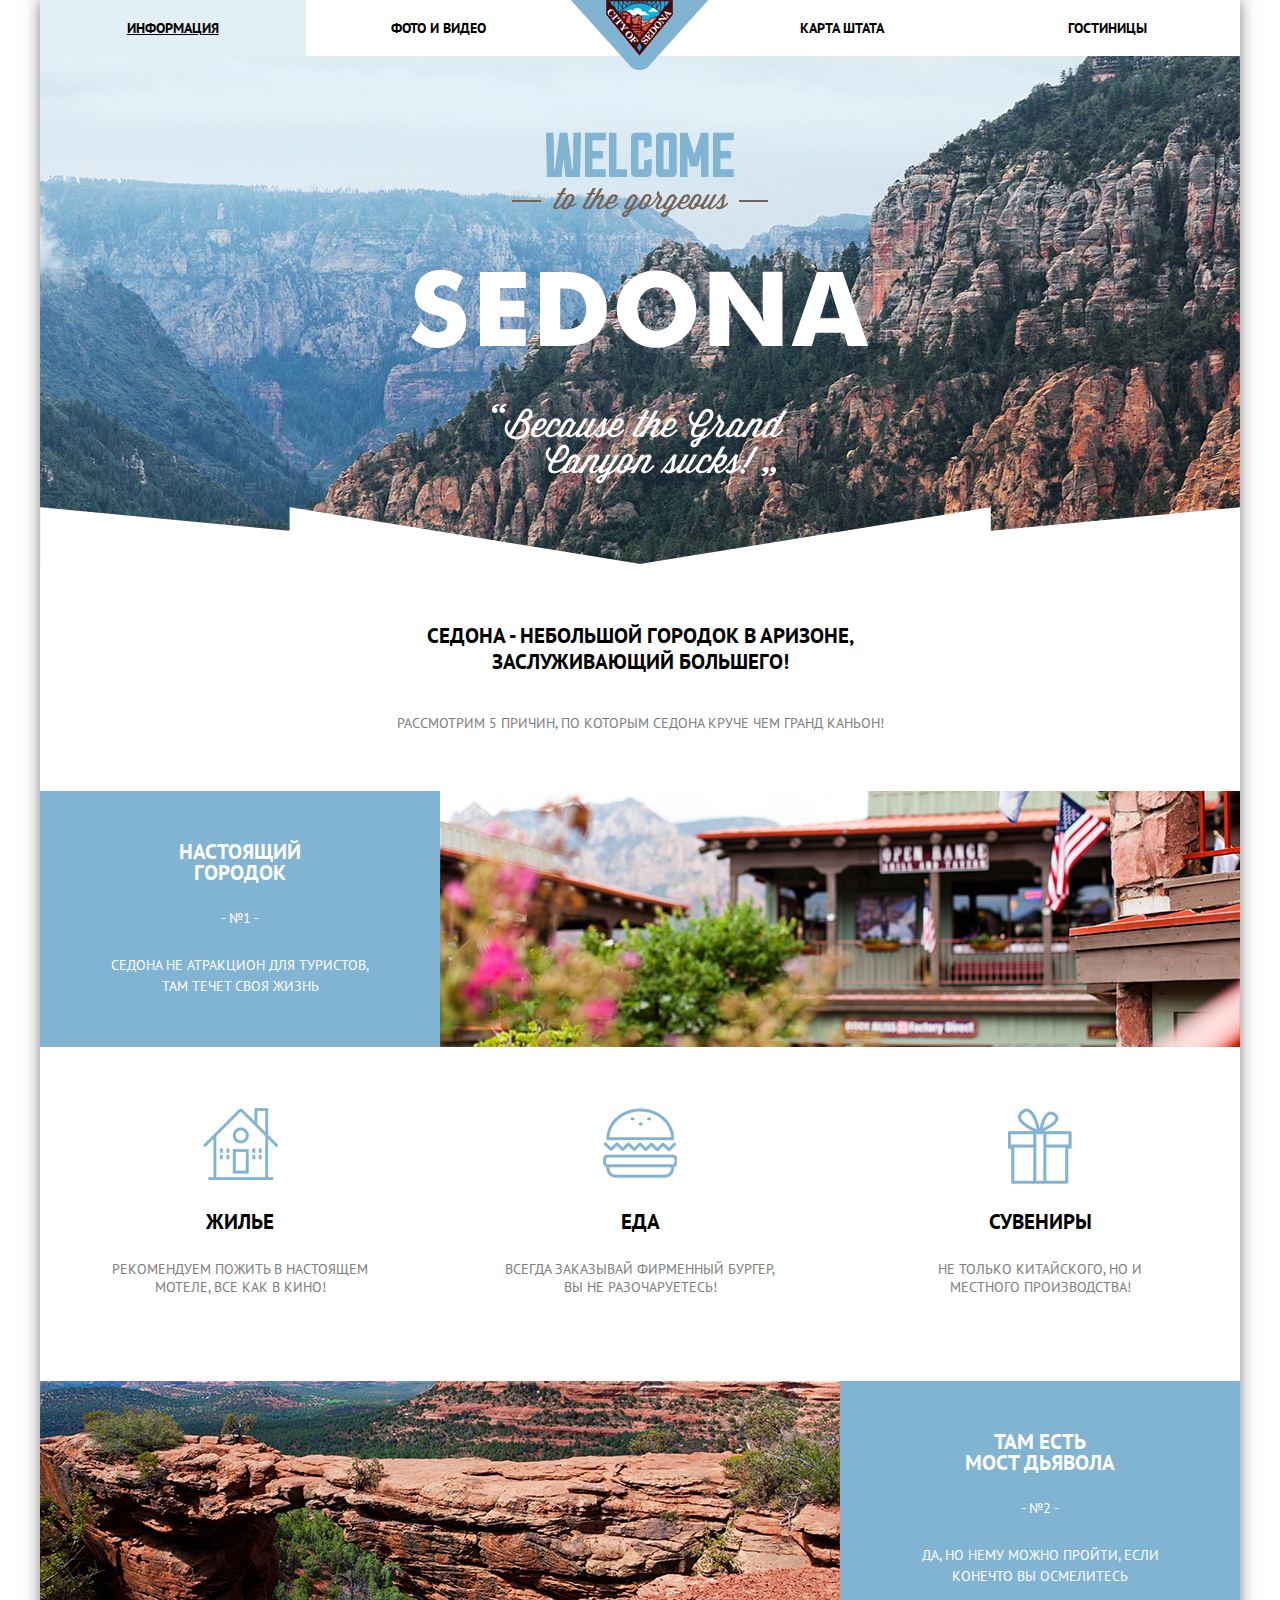
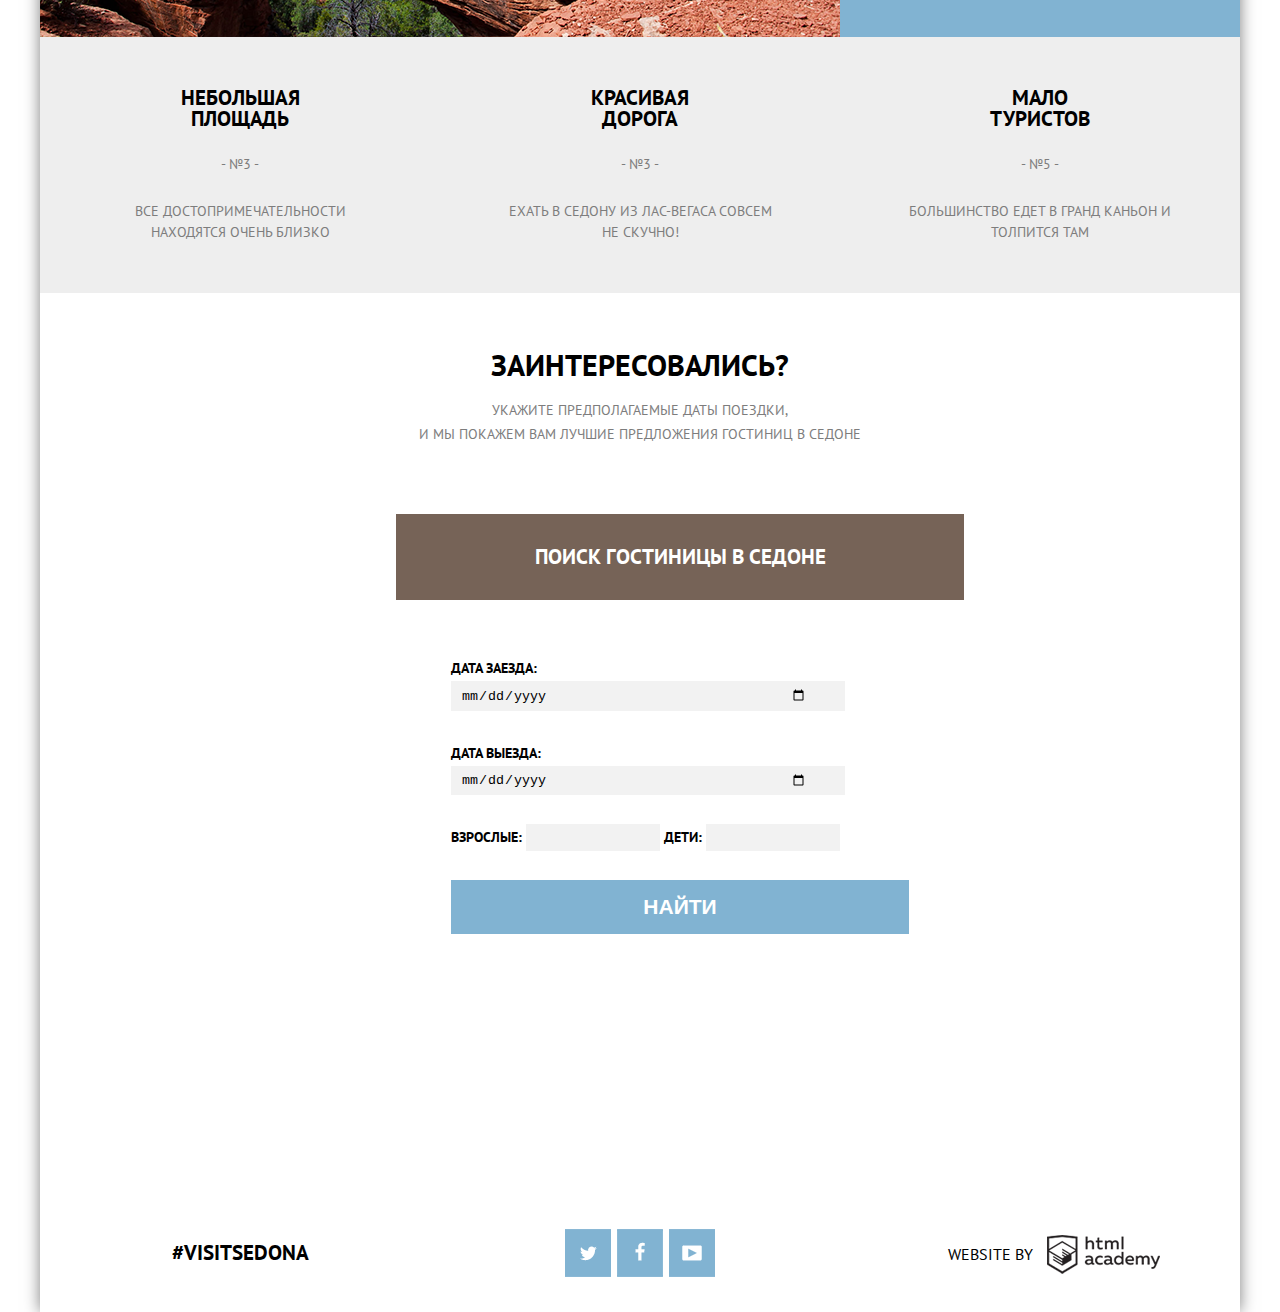
<file: index.html>
<!DOCTYPE html>
<html lang="ru">

<head>
    <meta charset="UTF-8">
    <title>Sedona</title>
    <link rel="stylesheet" href="css/style.css">
    <link href="https://fonts.googleapis.com/css?family=PT+Sans:400,700&amp;subset=cyrillic-ext" rel="stylesheet">
</head>

<body>

    <header>
        <nav class="main-navigation">
            <ul>
                <li class="active"><a href="#">Информация</a></li>
                <li><a href="#">Фото и видео</a></li>
                <li><a href="#">Карта штата</a></li>
                <li><a href="hotels.html">Гостиницы</a></li>
            </ul>
        </nav>
        <img src="img/main-logo.png" alt="логотип" class="main-logo">
    </header>

    <div class="title">
        <h2>Седона - небольшой городок в Аризоне,<br> заслуживающий большего!</h2>
        <p>Рассмотрим 5 причин, по которым Седона круче чем Гранд Каньон!</p>
    </div>

    <div class="reason1">
        <div class="reason1-left reason-text">
            <h2>Настоящий<br> городок</h2>
            <span>- №1 -</span>
            <p>Седона не атракцион для туристов, там течет своя жизнь</p>
        </div>
        <img src="img/reason1-img.png" alt="отель" class="reason1-right reason-img">
        <div class="reason1-bottom clearfix">
            <ul class="clearfix">
                <li>
                    <h2>Жилье</h2>
                    <p>Рекомендуем пожить в настоящем мотеле, все как в кино!</p>
                </li>
                <li>
                    <h2>Еда</h2>
                    <p>Всегда заказывай фирменный бургер, вы не разочаруетесь!</p>
                </li>
                <li>
                    <h2>Сувениры</h2>
                    <p>Не только китайского, но и местного производства!</p>
                </li>
            </ul>
        </div>
    </div>


    <div class="reason2">
        <div class="reason2-right reason-text">
            <h2>Там есть<br> мост дьявола</h2>
            <span>- №2 -</span>
            <p>Да, но нему можно пройти, если конечто вы осмелитесь</p>
        </div>
        <img src="img/reason2-img.png" alt="мост дьявола" class="reason2-left reason-img">
        <div class="reason2-bottom clearfix">
            <ul class="clearfix">
                <li class="reason-text">
                    <h2>Небольшая<br> площадь</h2>
                    <span>- №3 -</span>
                    <p>Все достопримечательности находятся очень близко</p>
                </li>
                <li class="reason-text">
                    <h2>Красивая<br> дорога</h2>
                    <span>- №3 -</span>
                    <p>Ехать в Седону из Лас-Вегаса совсем не скучно!</p>
                </li>
                <li class="reason-text">
                    <h2>Мало<br> туристов</h2>
                    <span>- №5 -</span>
                    <p>Большинство едет в Гранд Каньон и толпится там</p>
                </li>
            </ul>
        </div>
    </div>

    <div class="interesting">
        <b>Заинтересовались?</b>
        <p>Укажите предполагаемые даты поездки,
            <br> и мы покажем вам лучшие предложения гостиниц в Седоне</p>
    </div>

    <div class="map">
        <iframe src="https://www.google.com/maps/embed?pb=!1m14!1m12!1m3!1d35916.70813095136!2d37.611075859570306!3d55.76207615868002!2m3!1f0!2f0!3f0!3m2!1i1024!2i768!4f13.1!5e0!3m2!1sru!2sru!4v1488038225166" width="1200" height="596" frameborder="0" style="border:0" allowfullscreen></iframe>
    </div>

    <footer>
        <ul class="footer clearfix">
            <li><a href="#">#Visitsedona</a></li>
            <li class="social">
                <ul class="social-list clearfix">
                    <li>
                        <a class="social-list-tw" href="#"></a>
                    </li>
                    <li>
                        <a class="social-list-fb" href="#"></a>
                    </li>
                    <li>
                        <a class="social-list-yb" href="#"></a>
                    </li>
                </ul>
            </li>
            <li><a href="#">Website by <img src="img/html-logo.png" alt="html-academy"></a></li>
        </ul>
    </footer>

    <div class="search">
        <h2>Поиск гостиницы в седоне</h2>
        <form action="/search" class="search-form">
            <div class="input-dates">
                <label for="date1">Дата заезда:
                    <input type="date" id="date1" name="date1">
                </label>
            </div>
            <div class="input-dates">
                <label for="date2">
                    Дата выезда:
                    <input type="date" id="date2" name="date2">
                </label>
            </div>
            <div class="input-counts">
                <label for="adults">
                    Взрослые:
                    <input type="text" id="adults" name="adults">
                </label>
                <label for="kids">
                    Дети:
                    <input type="text" id="kids" name="kids">
                </label>
            </div>
            <input type="submit" value="Найти">
        </form>
    </div>


</body>

</html>
</file>
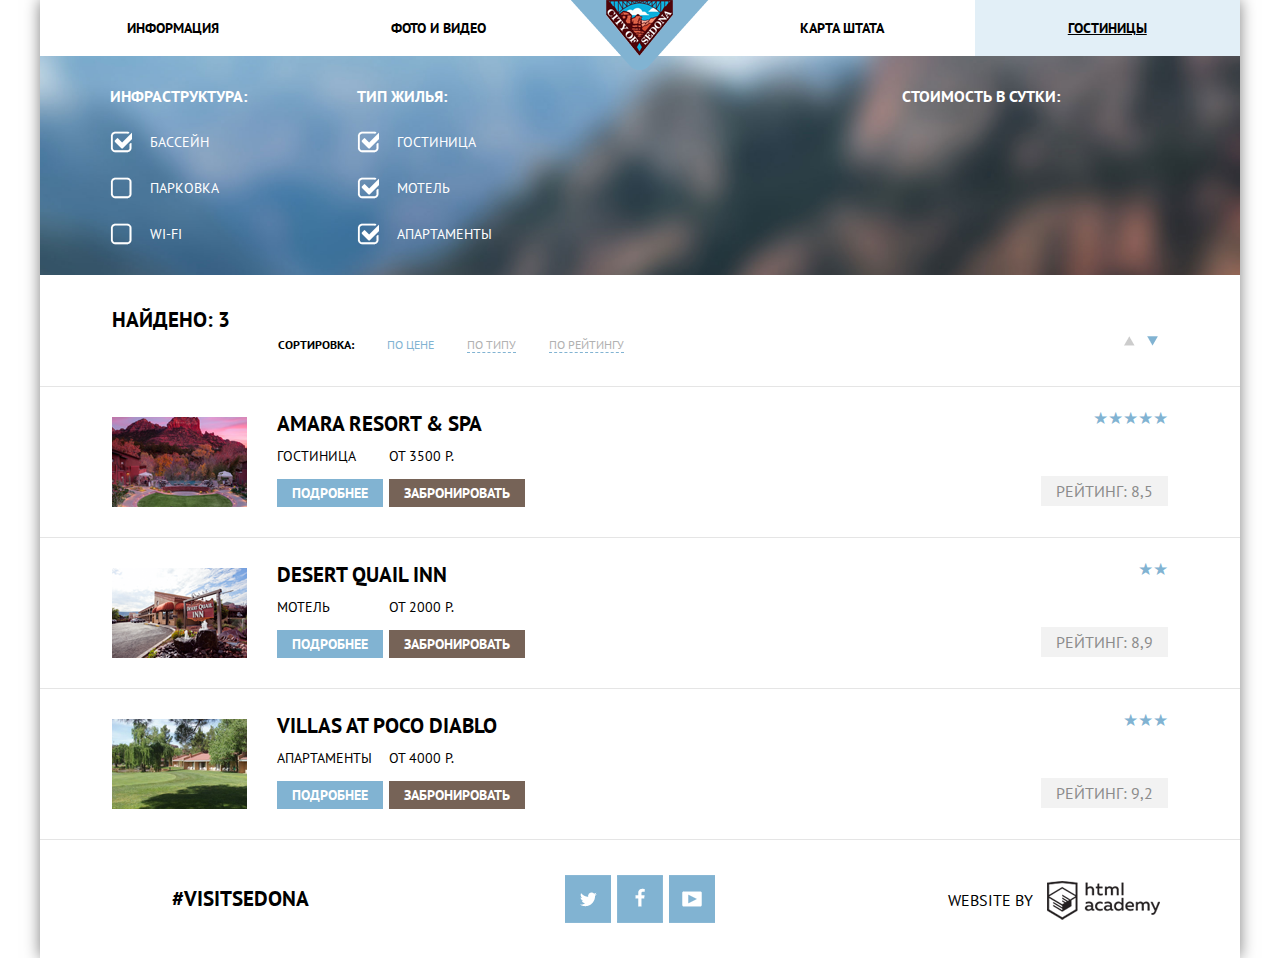
<file: hotels.html>
<!DOCTYPE html>
<html lang="ru">

<head>
	<meta charset="UTF-8">
	<title>Sedona</title>
	<link rel="stylesheet" href="css/style.css">
	<link href="https://fonts.googleapis.com/css?family=PT+Sans:400,700&amp;subset=cyrillic-ext" rel="stylesheet">
</head>

<body>

	<header>
		<nav class="main-navigation">
			<ul>
				<li><a href="#">Информация</a></li>
				<li><a href="#">Фото и видео</a></li>
				<li><a href="#">Карта штата</a></li>
				<li class="active"><a href="#">Гостиницы</a></li>
			</ul>
		</nav>
	</header>

	<div class="filter clearfix">
		<div class="filter-col">
			<h2>Инфраструктура:</h2>
			<ul class="filter-list">
				<li><a class="filter-list-checked" href="#">Бассейн</a></li>
				<li><a class="filter-list-notchecked" href="#">Парковка</a></li>
				<li><a class="filter-list-notchecked" href="#">wi-fi</a></li>
			</ul>
		</div>
		<div class="filter-col">
			<h2>Тип жилья:</h2>
			<ul class="filter-list">
				<li><a class="filter-list-checked" href="#">Гостиница</a></li>
				<li><a class="filter-list-checked" href="#">Мотель</a></li>
				<li><a class="filter-list-checked" href="#">Апартаменты</a></li>
			</ul>
		</div>
		<div class="filter-col">
			<h2>Стоимость в сутки:</h2>
		</div>
	</div>

	<div class="sort clearfix">
		<div class="sort-left">
			<b class="sort-found">Найдено: 3</b>
		</div>

		<div class="sort-right">
			<ul class="sort-list clearfix">
				<li>Сортировка:</li>
				<li><a class="active" href="#">По цене</a></li>
				<li><a href="#">По типу</a></li>
				<li><a href="#">По рейтингу</a></li>
				<li>
					<a class="up" href="#"></a>
				</li>
				<li>
					<a class="down" href="#"></a>
				</li>
			</ul>
		</div>
	</div>

	<div class="content">
		<div class="content-item clearfix">
			<img src="img/amara-img.png" alt="amara resort">
			<div class="content-item-info">
				<h2>amara resort &amp; spa</h2>
				<div class="col-left">
					<div>Гостиница</div><a href="">подробнее</a></div>
				<div class="col-right">
					<div>от 3500 р.</div><a href="">Забронировать</a></div>
			</div>
			<div class="content-item-rating">
				<div class="stars">&#9733&#9733&#9733&#9733&#9733</div>
				<div class="rating">Рейтинг: 8,5</div>
			</div>
		</div>
		<div class="content-item clearfix">
			<img src="img/desert-img.png" alt="desert quail inn">
			<div class="content-item-info">
				<h2>desert quail inn</h2>
				<div class="col-left">
					<div>мотель</div><a href="">подробнее</a></div>
				<div class="col-right">
					<div>от 2000 р.</div><a href="">Забронировать</a></div>
			</div>
			<div class="content-item-rating">
				<div class="stars">&#9733&#9733</div>
				<div class="rating">Рейтинг: 8,9</div>
			</div>
		</div>
		<div class="content-item clearfix">
			<img src="img/villas-img.png" alt="villas at poco diablo">
			<div class="content-item-info">
				<h2>villas at poco diablo</h2>
				<div class="col-left">
					<div>апартаменты</div><a href="">подробнее</a></div>
				<div class="col-right">
					<div>от 4000 р.</div><a href="">Забронировать</a></div>
			</div>
			<div class="content-item-rating">
				<div class="stars">&#9733&#9733&#9733</div>
				<div class="rating">Рейтинг: 9,2</div>
			</div>
		</div>
	</div>



	<footer>
		<ul class="footer clearfix">
			<li><a href="#">#Visitsedona</a></li>
			<li class="social">
				<ul class="social-list clearfix">
					<li>
						<a class="social-list-tw" href="#"></a>
					</li>
					<li>
						<a class="social-list-fb" href="#"></a>
					</li>
					<li>
						<a class="social-list-yb" href="#"></a>
					</li>
				</ul>
			</li>
			<li><a href="#">Website by <img src="img/html-logo.png" alt="html-academy"></a></li>
		</ul>
	</footer>

</body>

</html>
</file>
<file: css/style.css>
body {
	margin: 0 auto;
	width: 1200px;
	font-family: "PT Sans";
	text-transform: uppercase;
	box-shadow: 0px 0px 15px 0px rgba(0, 0, 0, 0.5);
	position: relative;
}

ul {
	padding: 0;
	margin: 0;
	list-style: none;
}

a {
	text-decoration: none;
}

.main-navigation {
	position: relative;
}

.main-navigation ul {
	font-size: 0;
}

.main-navigation li {
	display: inline-block;
	width: 265.5px;
}

.main-navigation a {
	display: block;
	line-height: 26px;
	font-size: 14px;
	font-weight: bold;
	padding: 15px 0px;
	text-align: center;
	color: black;
}

.main-navigation li:hover,
.main-navigation .active {
	background-color: #e2eff7;
	text-decoration: underline;
}

.main-navigation li:nth-child(2) {
	margin-right: 138px;
}

.main-navigation::before {
	background-image: url(../img/top-logo.png);
	position: absolute;
	display: block;
	height: 70px;
	width: 138px;
	content: "";
	background-repeat: no-repeat;
	left: 531px;
}

header img {
	margin-bottom: 55px;
}

.title h2,
.title p {
	margin: 0;
	padding: 0;
}

.title h2 {
	font-size: 21px;
	line-height: 26px;
	font-weight: bold;
	text-align: center;
	margin-bottom: 35px;
}

.title p {
	font-size: 14px;
	line-height: 26px;
	text-align: center;
	margin-bottom: 55px;
	color: #7d7d7d;
}

.clearfix {
	content: "";
	display: table;
	clear: both;
}

.reason-text {
	width: 270px;
	background-color: #81b3d2;
	color: white;
	padding: 50px 65px;
	text-align: center;
	line-height: 21px;
}

.reason1-left {
	float: left;
}

.reason-text h2 {
	font-size: 21px;
	font-weight: bold;
	margin: 0;
	margin-bottom: 24px;
}

.reason-text span,
.reason-text p {
	font-size: 14px;
}

.reason-text p {
	margin-top: 26px;
	margin-bottom: 0px;
}

.reason1-bottom {
	margin-top: -3px;
}

.reason1-bottom ul::after {
	content: "";
	display: table;
	clear: both;
}

.reason1-bottom li {
	float: left;
	width: 270px;
	text-align: center;
	padding: 85px 65px;
	padding-top: 160px;
}

.reason1-bottom li:first-child {
	background-image: url(../img/logo-home.png);
	background-repeat: no-repeat;
	background-position: top 60px center;
}

.reason1-bottom li:nth-child(2) {
	background-image: url(../img/logo-food.png);
	background-repeat: no-repeat;
	background-position: top 60px center;
}

.reason1-bottom li:last-child {
	background-image: url(../img/logo-presents.png);
	background-repeat: no-repeat;
	background-position: top 60px center;
}

.reason1-bottom h2 {
	font-size: 21px;
	font-weight: bold;
	margin: 0;
	margin-bottom: 25px;
}

.reason1-bottom p {
	font-size: 14px;
	color: #7d7d7d;
	margin: 0;
}

.reason2-right {
	float: right;
}

.reason2-bottom {
	margin-top: -4px;
}

.reason2-bottom li {
	float: left;
	background-color: #eeeeee;
	color: black;
}

.reason2-bottom p,
.reason2-bottom span {
	color: #7d7d7d;
}

.interesting {
	padding: 52px 20px 134px 20px;
	text-align: center;
}

.interesting b {
	font-size: 30px;
	margin-bottom: 30px;
}

.interesting p {
	font-size: 14px;
	line-height: 24px;
	color: #7d7d7d;
}

footer {
	padding: 35px 0;
}

.footer>li {
	float: left;
	width: 400px;
	text-align: center;
}

.footer a {
	color: black;
}

.footer>li:first-child {
	font-size: 21px;
	font-weight: bold;
	margin-top: 10px;
}

.social-list li {
	float: left;
	margin-right: 6px;
}

.social-list a {
	height: 48px;
	width: 46px;
	display: block;
}

.social-list {
	margin: 0 auto;
}

.social-list li:first-child {
	background-image: url(../img/tw-logo.png);
}

.social-list li:nth-child(2) {
	background-image: url(../img/fb-logo.png);
}

.social-list li:last-child {
	margin-right: 0px;
	background-image: url(../img/yb-logo.png);
}

.social-list li a:hover {
	background-color: rgba(0, 0, 0, 0.5);
}

.footer>li:last-child {
	margin-top: 15px;
	margin-left: -50px;
	position: relative;
}

.footer>li:last-child img {
	position: absolute;
	top: -9px;
	right: 30px;
}

.search {
	position: absolute;
	bottom: 323px;
	left: 356px;
	width: 568px;
	background-color: white;
	line-height: 26px;
	font-size: 14px;
	font-weight: bold;
}

.search h2 {
	font-size: 21px;
	background-color: #766357;
	color: white;
	text-align: center;
	margin: 0;
	padding: 30px 0;
}

.search-form {
	padding: 55px;
}

input {
	padding: 6px 10px;
	background-color: #f2f2f2;
	border: none;
	margin-bottom: 29px;
}

input[type="date"] {
	width: 346px;
	padding-right: 38px;
}

.input-counts input {
	width: 114px;
}

.search-form input[type="submit"] {
	width: 458px;
	font-size: 21px;
	color: white;
	background-color: #81b3d2;
	text-transform: uppercase;
	font-weight: bold;
	padding: 15px 0;
	margin-bottom: 0;
}


/*hotels.html*/

.filter {
	background-image: url(../img/filter-background.jpg);
	background-repeat: no-repeat;
	background-size: 1200px;
	padding: 30px 70px;
	width: 1060px;
}

.filter-col {
	float: left;
	color: white;
	margin-right: 110px;
}

.filter-col:last-child {
	float: right;
}

.filter-col h2 {
	font-size: 16px;
	font-weight: bold;
	line-height: 21px;
	margin: 0;
}

.filter-list li {
	margin-top: 24px;
}

.filter-list .filter-list-checked::before,
.filter-list .filter-list-notchecked:hover::before {
	display: block;
	position: absolute;
	width: 22px;
	height: 22px;
	content: "";
	background-image: url(../img/filter-checked.png);
}

.filter-list .filter-list-notchecked::before,
.filter-list .filter-list-checked:hover::before {
	display: block;
	position: absolute;
	width: 22px;
	height: 22px;
	content: "";
	background-image: url(../img/filter-notchecked.png);
}

.filter-list a {
	position: relative;
	font-size: 14px;
	line-height: 21px;
	color: white;
	padding-left: 40px;
}

.sort {
	font-size: 12px;
	line-height: 18px;
	padding: 32px 72px;
	border-bottom: 1px solid #e5e5e5;
}

.sort-left {
	float: left;
}

.sort-right {
	float: right;
	width: 890px;
}

.sort .sort-found {
	font-size: 21px;
	line-height: 26px;
	margin-right: 49px;
}

.sort-list {
	padding-top: 3px;
}

.sort-list li {
	float: left;
	margin-right: 33px;
}

.sort-list li:first-child {
	font-weight: bold;
}

.sort-list li:nth-child(4) {
	margin-right: 500px;
}

.sort-list a,
.sort-list .active:hover {
	color: #b1b1b1;
	border-bottom: 1px dashed #81b3d2;
}

.sort-list .active,
.sort-list a:hover {
	color: #81b3d2;
	border-bottom: none;
}

.sort-list li:nth-child(5),
.sort-list li:last-child {
	margin-right: 0;
}

.sort-list li:nth-child(5) {
	margin-right: 12px;
}

.sort-list .up,
.sort-list .down {
	display: block;
	width: 11px;
	height: 10px;
	border: none;
	content: "";
}

.sort-list .up {
	background: url(../img/sort-up.png);
}

.sort-list .down {
	background: url(../img/sort-down.png);
}

.content-item {
	width: 1056px;
	padding: 30px 72px;
	border-bottom: 1px solid #e5e5e5;
}

.content-item img {
	float: left;
}

.content-item-info {
	float: left;
	margin-left: 30px;
	font-size: 14px;
}

.content-item-info h2 {
	margin: 0;
	margin-top: -7px;
	font-size: 21px;
}

.content-item-info .col-left,
.content-item-info .col-right {
	float: left;
	margin-right: 6px;
	margin-top: 10px;
}

.content-item-info .col-right {
	margin-right: 0;
}

.col-left a,
.col-right a {
	font-size: 14px;
	display: block;
	padding: 5px 15px;
	background-color: #81b3d2;
	color: white;
	font-weight: bold;
	margin-top: 14px;
}

.col-left a:hover,
.col-right a:hover {
	background-color: black;
}

.col-right a {
	background-color: #766357;
	padding: 5px 15px;
}

.content-item-rating {
	float: right;
}

.content-item-rating .rating {
	padding: 5px 15px;
	background-color: #f2f2f2;
	color: #8b8b8b;
	margin-top: 47px;
}

.content-item-rating .stars {
	color: #81b3d2;
	font-size: 17px;
	margin-top: -10px;
	unicode-bidi: bidi-override;
	direction: rtl;
}
</file>
